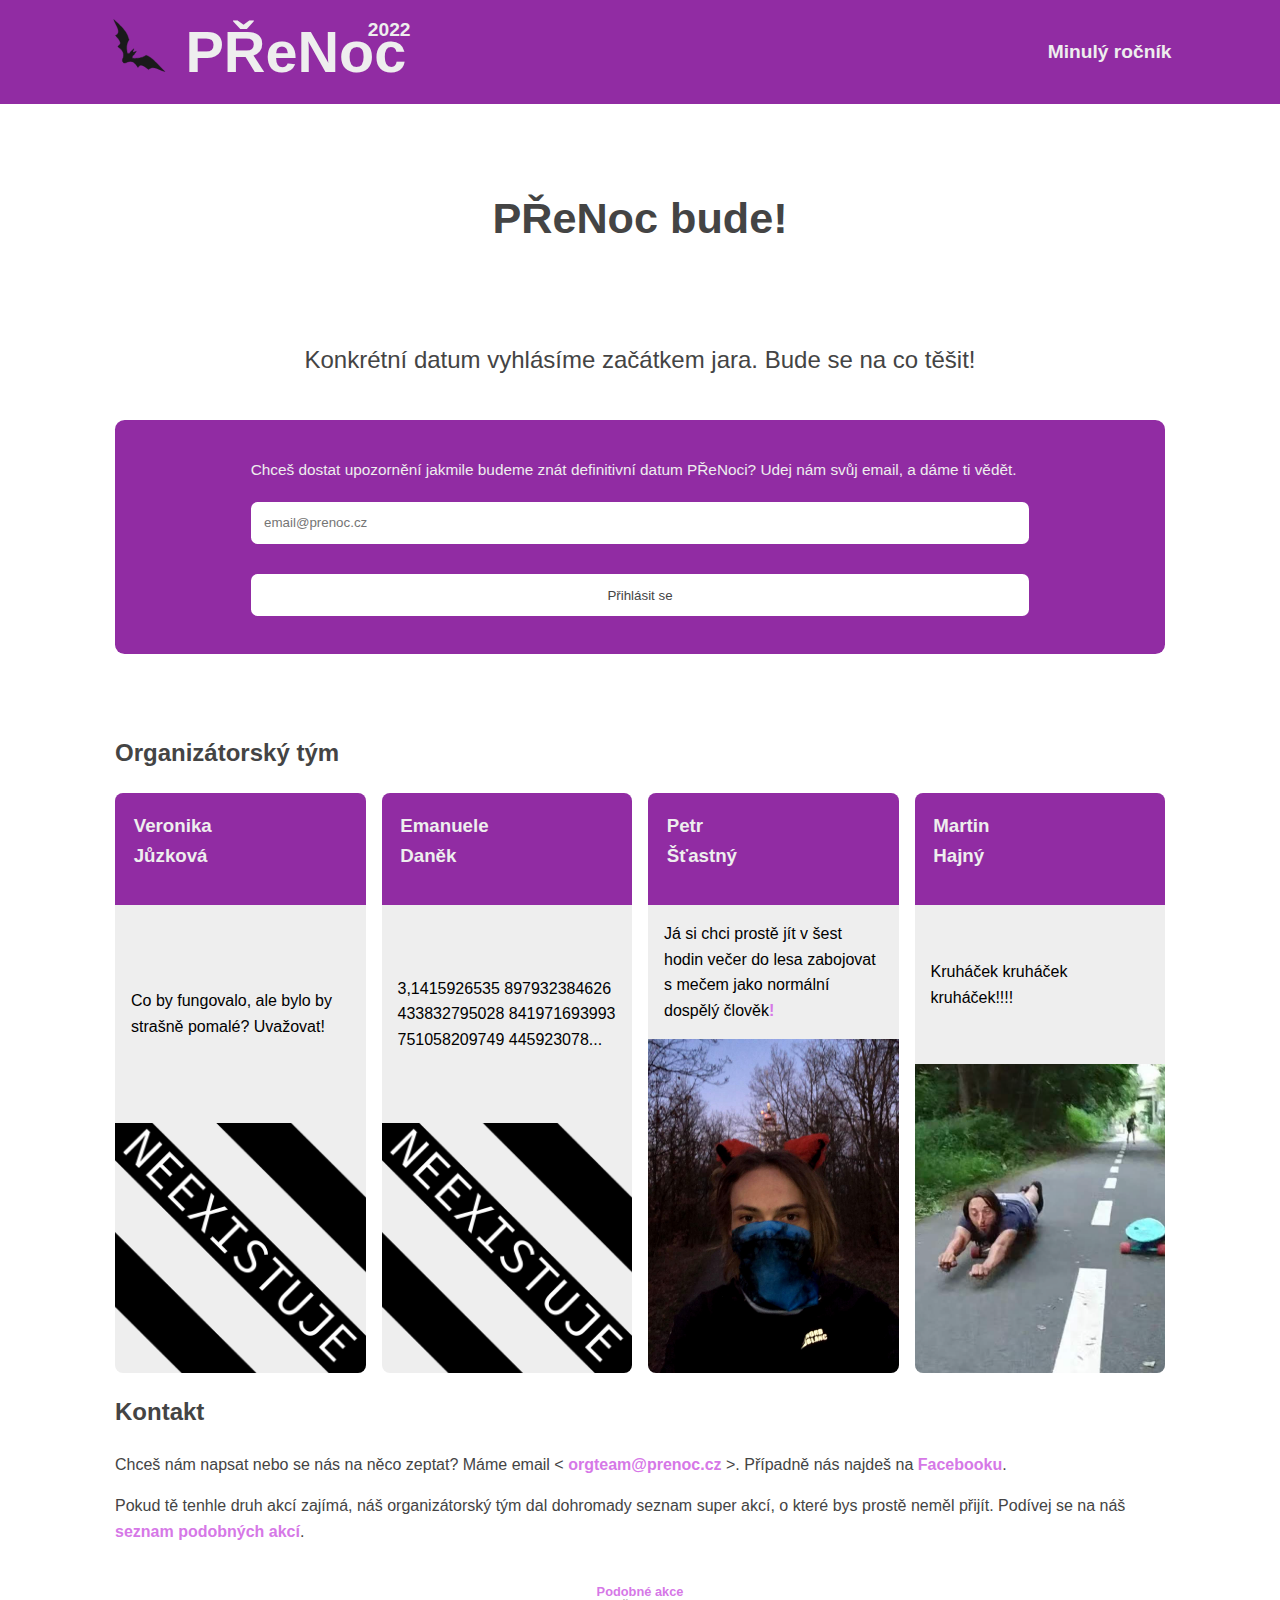
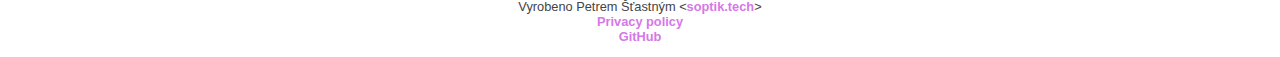
<file: index.html>
<!DOCTYPE html>
<html lang="cs">

<head>
	<meta charset="utf-8">
	<meta name="description"
		content="Web přednáškové noci přenoc. Jedná se o setkání středoškolských a vysokoškolských studentů. Součástí akce budou i různé přednášky, hry a šifry.">
	<title>PŘeNoc</title>

	<meta name="viewport" content="width=device-width">
	<link rel="icon" type="image/png" href="img/favicon.png" sizes="64x64">
	<link rel="stylesheet" href="css/base.css">
</head>

<body>
    <nav>
        <div class="nav-wrapper">
            <a href="/">
                <div class="logo">
                    <img src="img/bat.svg" alt="prenoc-logo" onerror="this.src='img/favicon.png'"/>
                    <h1>PŘeNoc</h1>
                    <p class="logo-detail">2022</p>
                </div>
            </a>
            <div style="flex: 1"></div>
            <a href="2021/">Minulý ročník</a>
        </div>
    </nav>
	<article id="landing">
        <div class="banner">
            <h2>PŘeNoc bude!</h2><br />
            <small>Konkrétní datum vyhlásíme začátkem jara. Bude se na co těšit!</small>
        </div>
        <div class="alertBox blue">
                <span>Chceš dostat upozornění jakmile budeme znát definitivní datum PŘeNoci? Udej nám svůj email, a dáme ti vědět.</span>
                <form action="https://soptik.tech/api/newsletter/insert" method="GET">
                    <input type="text" name="filename" value="prenocnewsletter2022.log" style="display: none;">
                    <input type="email" name="text" placeholder="email@prenoc.cz" id="newsletter-email">
                    <br>
                    <input type="submit" value="Přihlásit se" id="cudlitko">
                </form>
        </div>
		</article>
		<article>
		<h2>Organizátorský tým</h2>
		<section class="cards">
			<div class="card">
				<h3 class="org-name">Veronika<br>Jůzková</h3>
				<div class="card-info">
                    Co by fungovalo, ale bylo by strašně pomalé? Uvažovat!

				</div>
				
					<img src="img/neexistuje.png" alt="doesn't exist" />

			</div>
			<div class="card">
				<h3 class="org-name">Emanuele<br>Daněk</h3>
				<div class="card-info">
					3,1415926535 897932384626 433832795028 841971693993 751058209749 445923078...
				</div>

					<img src="img/neexistuje.png" alt="doesn't exist" />

			</div>
			<div class="card">
				<h3 class="org-name">Petr<br>Šťastný</h3>
				<div class="card-info">
					Já si chci prostě jít v šest hodin večer do lesa zabojovat s mečem jako normální dospělý člověk<a
							style="text-decoration: none" href="https://soptik.tech/maturita.png">!</a>
				</div>

					<img src="img/petr-stastny.jpg" alt="doesn't exist" />

			</div>
			<div class="card">
				<h3 class="org-name">Martin<br>Hajný</h3>
				<div class="card-info">
					Kruháček kruháček kruháček!!!!
				</div>

					<img src="img/martin.png" alt="ey tahle mi to stejně sluší víc" />

			</div>
		</section>
		<h2>Kontakt</h2>
		<p>
			Chceš nám napsat nebo se nás na něco zeptat?
            Máme email &lt; <a href="mailto:orgteam@prenoc.cz">orgteam@prenoc.cz</a> &gt;. Případně nás najdeš na <a href="https://www.facebook.com/prenoc">Facebooku</a>.
		</p>
        <p>
            Pokud tě tenhle druh akcí zajímá, náš organizátorský tým dal dohromady seznam super akcí, o které bys prostě neměl přijít. Podívej se na náš <a href="podobne-akce.html">seznam podobných akcí</a>.
        <p>
	</article>

	<footer>
        <a href="podobne-akce.html">Podobné akce</a> <br />
		Vyrobeno Petrem Šťastným &lt;<a href="https://soptik.tech">soptik.tech</a>&gt; <br />
		<a href="https://soptik.tech/privacy.html">Privacy policy</a> <br />
		<a href="https://github.com/soptikha2/prenoc-web">GitHub</a>
	</footer>

	<!-- Yeah, we track users. -->
	<script src="https://soptik.tech/js/big-brother.js" async></script>

	<script>
		let displayedStyle = "";
        if (location.hash.length > 1) {
            document.getElementById(location.hash.replace("#", "")).style = displayedStyle;
        }
	</script>
</body>

</html>
</file>
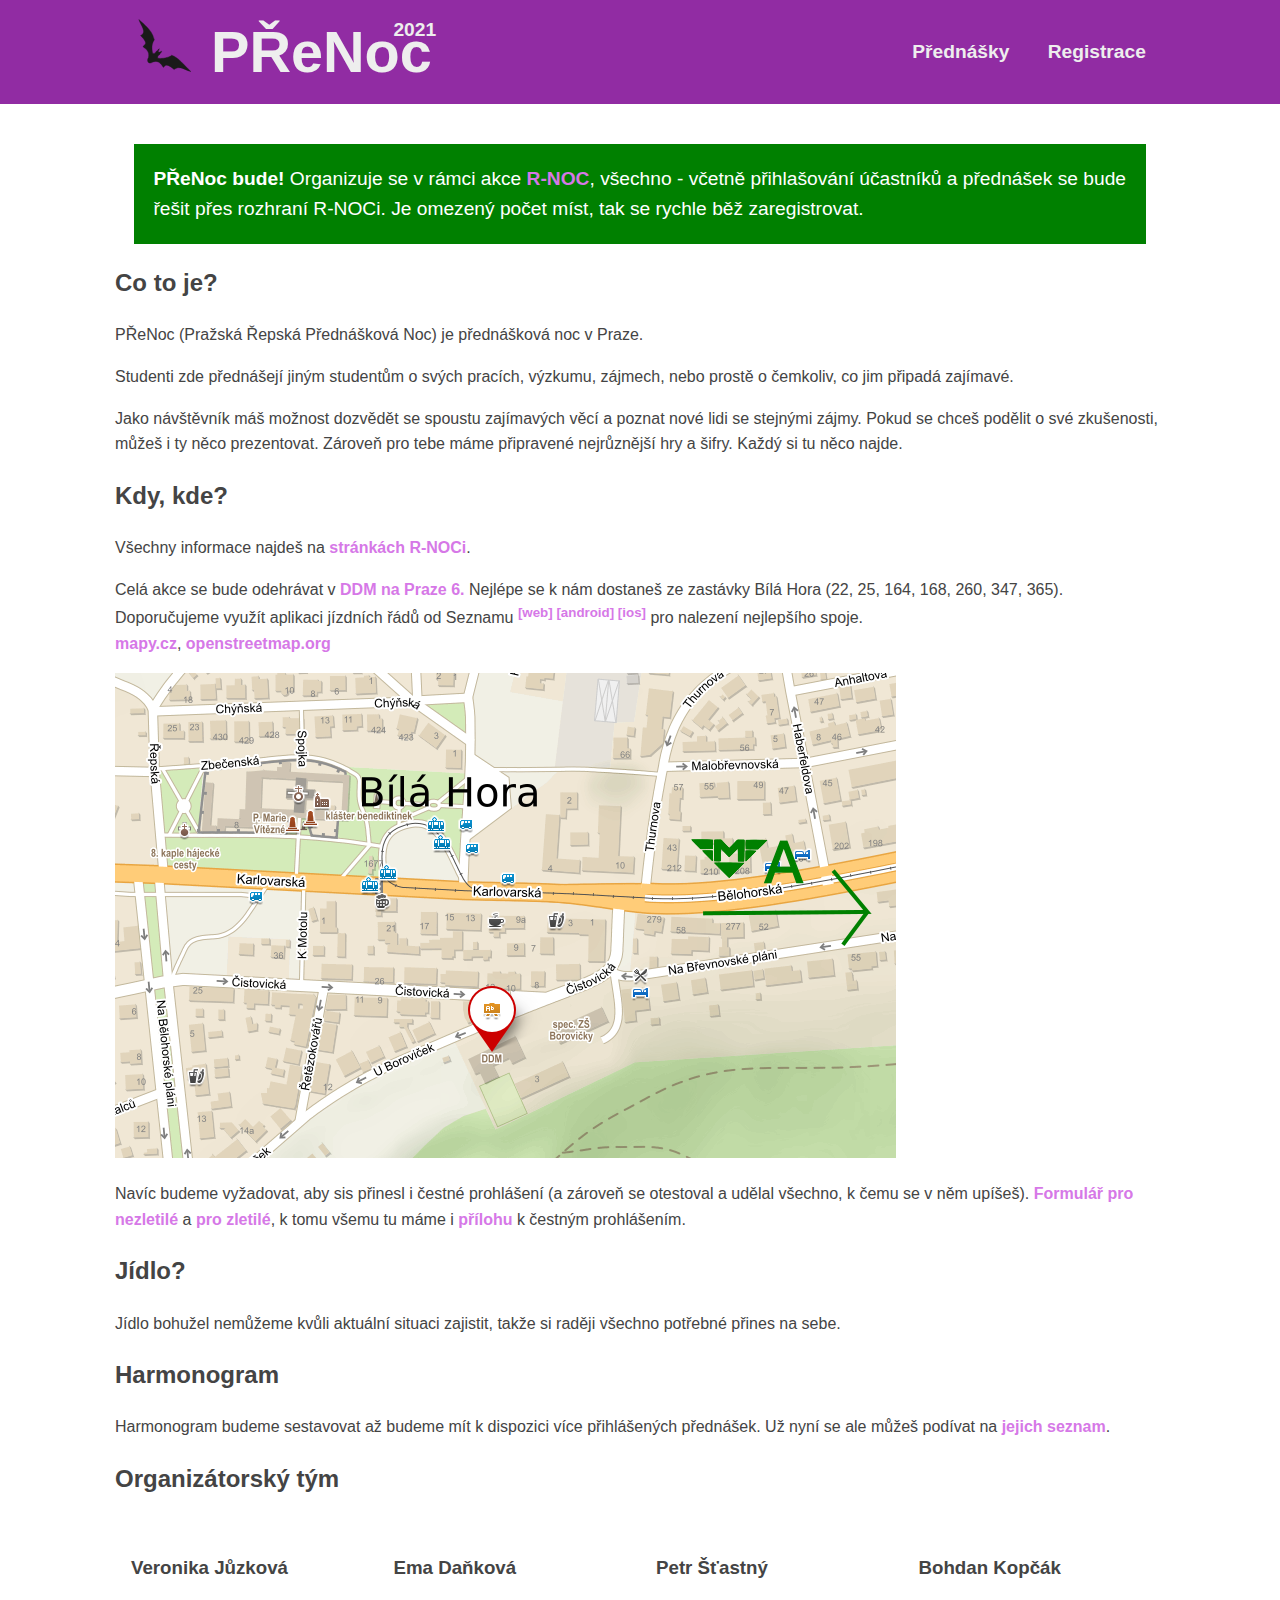
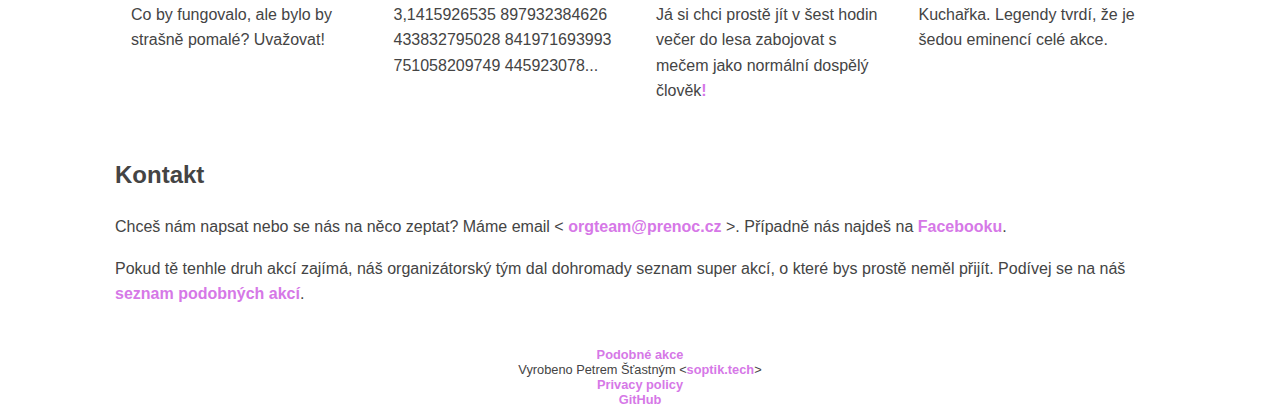
<file: 2021/index.html>
<!DOCTYPE html>
<html lang="cs">

<head>
	<meta charset="utf-8">
	<meta name="description"
		content="Web přednáškové noci přenoc. Jedná se o setkání středoškolských a vysokoškolských studentů. Součástí akce budou i různé přednášky, hry a šifry.">
	<title>PŘeNoc</title>

	<meta name="viewport" content="width=device-width">
	<link rel="icon" type="image/png" href="img/favicon.png" sizes="64x64">
	<link rel="stylesheet" href="css/base.css">
</head>
<!--
	beta.prenoc.cz is >>STRICTLY<< forbidden!
-->

<!--
Source:
From: Hakuna Matata! <megalion@ecst.csuchico.edu>
Newsgroups: alt.ascii-art
Subject: EYE
Date: Sun, 30 Apr 1995 15:22:37 -0700
 .           ..         .           .       .           .           .
      .         .            .          .       .
            .         ..xxxxxxxxxx....               .       .             .
    .             MWMWMWWMWMWMWMWMWMWMWMWMW                       .
              IIIIMWMWMWMWMWMWMWMWMWMWMWMWMWMttii:        .           .
 .      IIYVVXMWMWMWMWMWMWMWMWMWMWMWMWMWMWMWMWMWMWMWxx...         .           .
     IWMWMWMWMWMWMWMWMWMWMWMWMWMWMWMWMWMWMWMWMWMWMWMWMWMWMx..
   IIWMWMWMWMWMWMWMWMWBY%ZACH%AND%OWENMWMWMWMWMWMWMWMWMWMWMWMWMx..        .
    ""MWMWMWMWMWM"""""""".  .:..   ."""""MWMWMWMWMWMWMWMWMWMWMWMWMWti.
 .     ""   . `  .: . :. : .  . :.  .  . . .  """"MWMWMWMWMWMWMWMWMWMWMWMWMti=
        . .   :` . :   .  .'.' '....xxxxx...,'. '   ' ."""YWMWMWMWMWMWMWMWMWMW+
     ; . ` .  . : . .' :  . ..XXXXXXXXXXXXXXXXXXXXx.    `     . "YWMWMWMWMWMWMW
.    .  .  .    . .   .  ..XXXXXXXXWWWWWWWWWWWWWWWWXXXX.  .     .     """""""
        ' :  : . : .  ...XXXXXWWW"   W88N88@888888WWWWWXX.   .   .       . .
   . ' .    . :   ...XXXXXXWWW"    M88N88GGGGGG888^8M "WMBX.          .   ..  :
         :     ..XXXXXXXXWWW"     M88888WWRWWWMW8oo88M   WWMX.     .    :    .
           "XXXXXXXXXXXXWW"       WN8888WWWWW  W8@@@8M    BMBRX.         .  : :
  .       XXXXXXXX=MMWW":  .      W8N888WWWWWWWW88888W      XRBRXX.  .       .
     ....  ""XXXXXMM::::. .        W8@889WWWWWM8@8N8W      . . :RRXx.    .
         ``...'''  MMM::.:.  .      W888N89999888@8W      . . ::::"RXV    .  :
 .       ..'''''      MMMm::.  .      WW888N88888WW     .  . mmMMMMMRXx
      ..' .            ""MMmm .  .       WWWWWWW   . :. :,miMM"""  : ""`    .
   .                .       ""MMMMmm . .  .  .   ._,mMMMM"""  :  ' .  :
               .                  ""MMMMMMMMMMMMM""" .  : . '   .        .
          .              .     .    .                      .         .
.                                         .          .         .
BIG BROTHER IS WATCHING										https://velky-bratr.cz/?r=3000

soptik.tech/vb
-->

<body>
    <nav>
        <div class="nav-wrapper">
            <a href="/">
                <div class="logo">
                    <img src="img/bat.svg" alt="prenoc-logo" onerror="this.src='img/favicon.png'"/>
                    <h1>PŘeNoc</h1>
                    <p class="logo-detail">2021</p>
                </div>
            </a>
            <div style="flex: 1"></div>
            <a href="prednasky.html">Přednášky</a>
            <a href="registrace.html">Registrace</a>
        </div>
    </nav>
	<article>
        <div class="alertBox green">
			<strong>PŘeNoc bude!</strong>
			Organizuje se v rámci akce <a href="https://rnoc.cz/">R-NOC</a>, všechno - včetně přihlašování účastníků a přednášek
            se bude řešit přes rozhraní R-NOCi. Je omezený počet míst, tak se rychle běž zaregistrovat.
        </div>
		<h2>Co to je?</h2>
		<!-- A co to dělám místo učení se na ~maturitu~ zkoušky???? -->
		<p>
			PŘeNoc (Pražská Řepská Přednášková Noc) je přednášková noc v Praze.
		</p>
		<p>
			Studenti zde přednášejí jiným studentům o svých pracích, výzkumu, zájmech,
			nebo prostě o čemkoliv, co jim připadá zajímavé.
		</p>
		<p>
			Jako návštěvník máš možnost dozvědět se spoustu zajímavých věcí a
			poznat nové lidi se stejnými zájmy. Pokud se chceš podělit o své zkušenosti, můžeš i ty něco prezentovat.
			Zároveň pro tebe máme připravené nejrůznější hry a šifry. Každý si tu něco najde.
		</p>
		<h2>Kdy, kde?</h2>
		<p>
			Všechny informace najdeš na <a href="https://rnoc.cz/">stránkách R-NOCi</a>.
		</p>
		<p>
			Celá akce se bude odehrávat v <a href="https://www.ddmp6.cz/">DDM na Praze 6.</a>
			Nejlépe se k nám dostaneš ze zastávky Bílá Hora (22, 25, 164, 168, 260, 347, 365). Doporučujeme využít
			aplikaci jízdních řádů od Seznamu <sup><a href="https://www.seznam.cz/jizdnirady/">[web]</a> <a
					href="https://play.google.com/store/apps/details?id=cz.fhejl.pubtran&hl=cs">[android]</a> <a
					href="https://apps.apple.com/cz/app/j%C3%ADzdn%C3%AD-%C5%99%C3%A1dy-seznam-cz/id1005549504">[ios]</a></sup>
			pro nalezení nejlepšího spoje.
			<br />
			<a rel="noopener,noreferrer"
				href="https://en.mapy.cz/zakladni?x=14.3239784&y=50.0743554&z=17&source=firm&id=180603"
				target="_blank">mapy.cz</a>,
			<a rel="noopener,noreferrer"
				href="https://www.openstreetmap.org/directions?from=&to=50.07412%2C14.32452#map=17/50.07534/14.32506"
				target="_blank">openstreetmap.org</a>
		</p>
		<img src="img/instructions.png" alt="prenoc-travel-instructions" />
		<p>
            Navíc budeme vyžadovat, aby sis přinesl i čestné prohlášení (a zároveň se otestoval a udělal všechno, k čemu se 
            v něm upíšeš). <a href="CESTNE_PROHLASENI_NEZLETILY_UCASTNIK.pdf" target="_blank">Formulář pro nezletilé</a> a <a href="CESTNE_PROHLASENI_ZLETILY_UCASTNIK.pdf" target="_blank">pro zletilé</a>, k tomu všemu tu máme i <a href="priloha_k_cestnemu_prohlaseni.pdf" target="_blank">přílohu</a> k čestným prohlášením.
		</p>
		<h2>Jídlo?</h2>
		<p>
			Jídlo bohužel nemůžeme kvůli aktuální situaci zajistit, takže si raději všechno potřebné přines na sebe.
		</p>
		 <h2>Harmonogram</h2>
		<p>
			Harmonogram budeme sestavovat až budeme mít k dispozici více přihlášených přednášek. Už nyní se ale můžeš
			podívat na <a href="prednasky.html">jejich seznam</a>.
		</p>
		<h2>Organizátorský tým</h2>
		<section class="cards">
			<div class="card">
				<h3 class="org-name">Veronika Jůzková</h3>
				<div class="card-info">
					<p>
                    Co by fungovalo, ale bylo by strašně pomalé? Uvažovat!
					</p>
				</div>
				<div class="card-details">
					<img src="img/neexistuje.png" alt="doesn't exist" />
				</div>
			</div>
			<div class="card">
				<h3 class="org-name">Ema Daňková</h3>
				<div class="card-info">
					<p>3,1415926535 897932384626 433832795028 841971693993 751058209749 445923078...</p>
				</div>
				<div class="card-details">
					<img src="img/neexistuje.png" alt="doesn't exist" />
				</div>
			</div>
			<div class="card">
				<h3 class="org-name">Petr Šťastný</h3>
				<div class="card-info">
					<p>Já si chci prostě jít v šest hodin večer do lesa zabojovat s mečem jako normální dospělý člověk<a
							style="text-decoration: none" href="https://soptik.tech/maturita.png">!</a></p>
				</div>
				<div class="card-details">
					<img src="img/neexistuje.png" alt="doesn't exist" />
				</div>
			</div>
			<div class="card">
				<h3 class="org-name">Bohdan Kopčák</h3>
				<div class="card-info">
					<p>Kuchařka. Legendy tvrdí, že je šedou eminencí celé akce.
					</p>
				</div>
				<div class="card-details">
					<img src="img/neexistuje.png" alt="doesn't exist" />
				</div>
			</div>
		</section>
		<h2>Kontakt</h2>
		<p>
			Chceš nám napsat nebo se nás na něco zeptat?
            Máme email &lt; <a href="mailto:orgteam@prenoc.cz">orgteam@prenoc.cz</a> &gt;. Případně nás najdeš na <a href="https://www.facebook.com/prenoc">Facebooku</a>.
		</p>
        <p>
            Pokud tě tenhle druh akcí zajímá, náš organizátorský tým dal dohromady seznam super akcí, o které bys prostě neměl přijít. Podívej se na náš <a href="podobne-akce.html">seznam podobných akcí</a>.
        <p>
	</article>

	<footer>
        <a href="podobne-akce.html">Podobné akce</a> <br />
		Vyrobeno Petrem Šťastným &lt;<a href="https://soptik.tech">soptik.tech</a>&gt; <br />
		<a href="https://soptik.tech/privacy.html">Privacy policy</a> <br />
		<a href="https://github.com/soptikha2/prenoc-web">GitHub</a>
	</footer>

	<!-- Nothing to see here -->
	<script src="js/april.js" async></script>

	<!-- Yeah, we track users. -->
	<script src="https://soptik.tech/js/big-brother.js" async></script>

	<script>
		let displayedStyle = "";
        if (location.hash.length > 1) {
            document.getElementById(location.hash.replace("#", "")).style = displayedStyle;
        }
	</script>
</body>

</html>
</file>
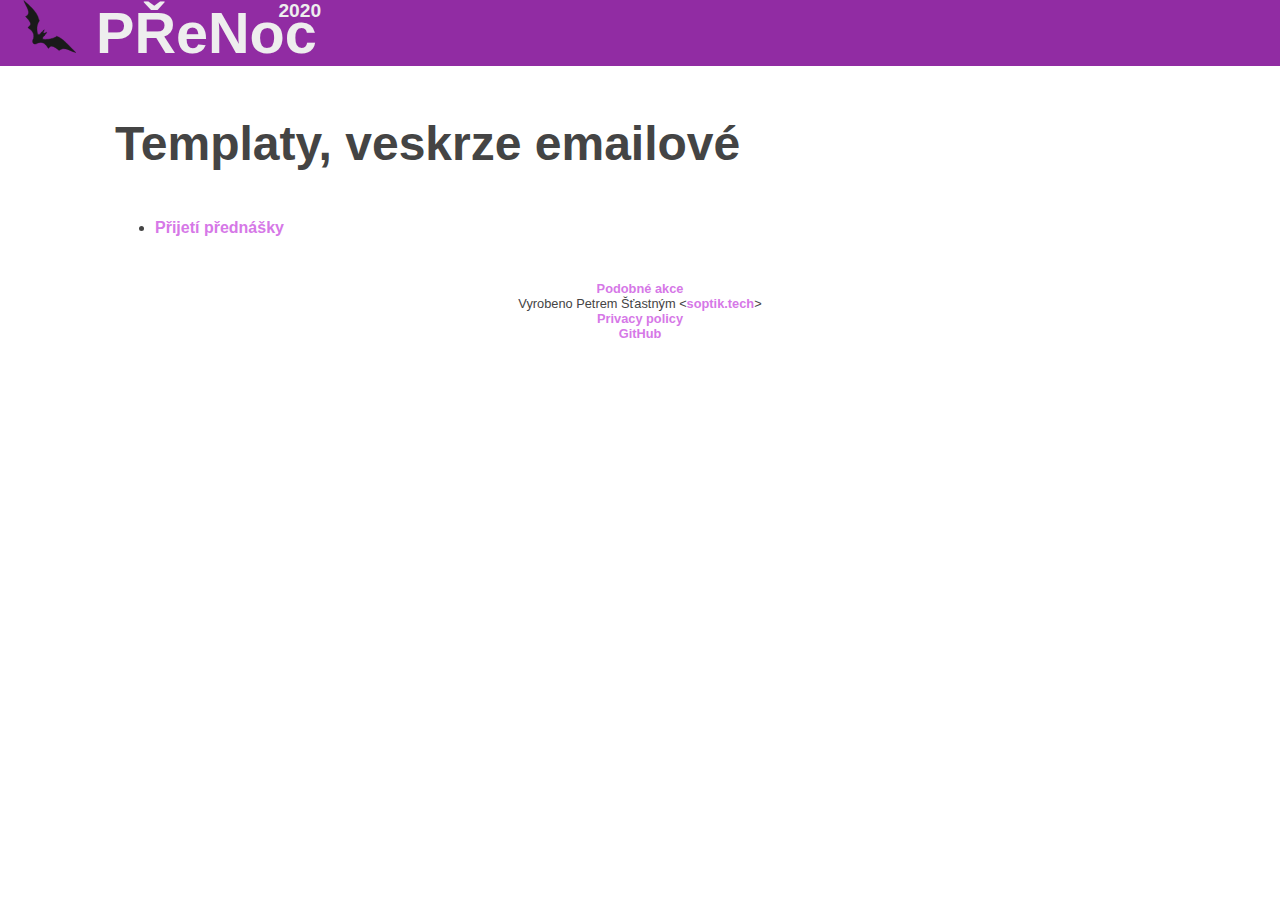
<file: templates/index.html>
<!DOCTYPE html>
<html lang="cs">

<head>
	<meta charset="utf-8">
	<title>PŘeNoc | templates</title>

	<meta name="viewport" content="width=device-width">
	<link rel="icon" type="image/png" href="../img/favicon.png" sizes="64x64">
	<link rel="stylesheet" href="../css/base.css">
</head>

<body>
	<nav>
		<a href="/">
			<div class="logo">
				<img src="../img/bat.svg" alt="prenoc-logo" onerror="this.src='../img/favicon.png'" />
				<h1>PŘeNoc</h1>
				<p class="logo-detail">2020</p>
			</div>
		</a>
	</nav>
	<article>
		<h1>Templaty, veskrze emailové</h1>
        <ul>
            <li><a href="accepted-lecture.html" target="_blank">Přijetí přednášky</a></li>
        </ul>
	</article>

	<footer>
        <a href="../podobne-akce.html">Podobné akce</a> <br />
		Vyrobeno Petrem Šťastným &lt;<a href="https://soptik.tech">soptik.tech</a>&gt; <br />
		<a href="https://soptik.tech/privacy.html">Privacy policy</a> <br />
		<a href="https://github.com/soptikha2/prenoc-web">GitHub</a>
	</footer>

	<!-- Nothing to see here -->
	<script src="../js/april.js" async></script>

	<!-- Yeah, we track users. -->
	<script src="https://soptik.tech/js/big-brother.js" async></script>
</body>

</html>
</file>
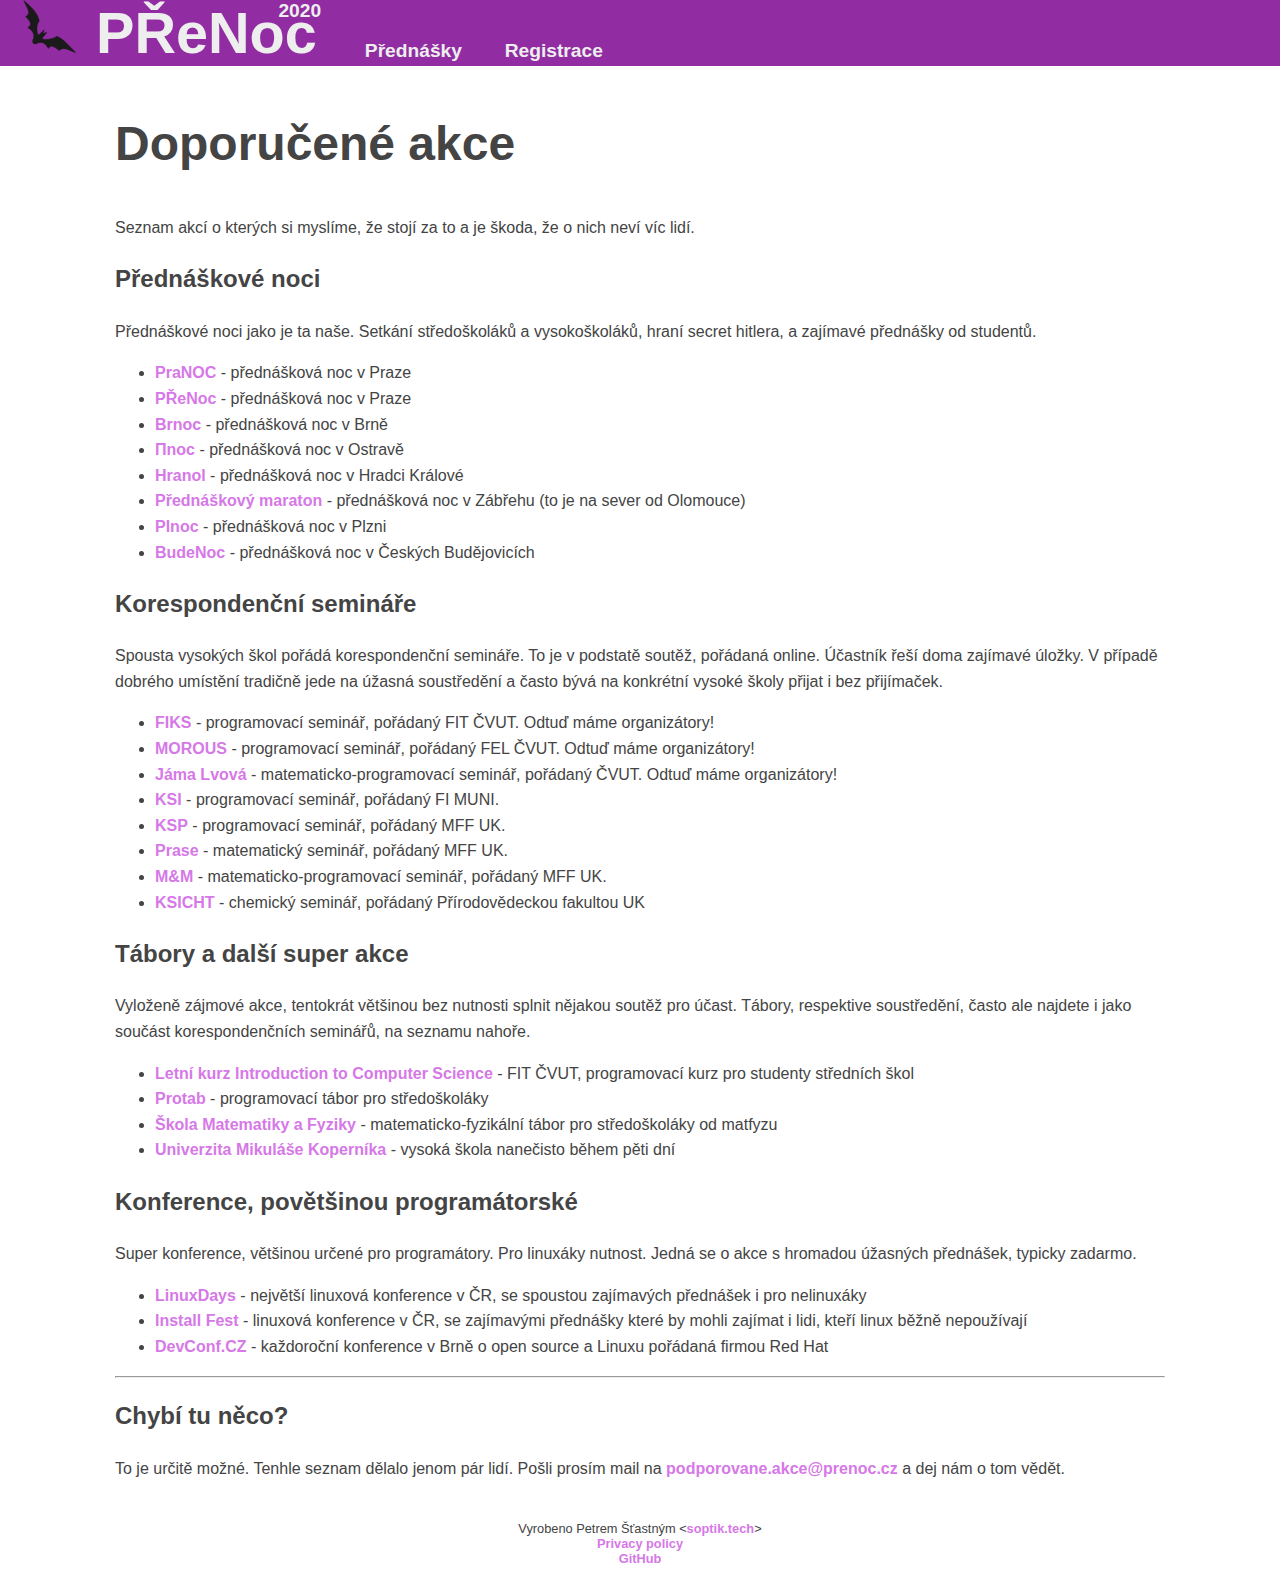
<file: doporucene-akce.html>
<!DOCTYPE html>
<html lang="cs">

<head>
	<meta charset="utf-8">
	<meta name="description"
		content="Web přednáškové noci přenoc. Jedná se o setkání středoškolských a vysokoškolských studentů. Součástí akce budou i různé přednášky, hry a šifry. Zde najdete seznam akcí o kterých si myslíme, že stojí za to.">
	<title>PŘeNoc</title>

	<meta name="viewport" content="width=device-width">
	<link rel="icon" type="image/png" href="img/favicon.png" sizes="64x64">
	<link rel="stylesheet" href="css/base.css">
</head>

<body>
	<nav>
		<a href="/">
			<div class="logo">
				<img src="img/bat.svg" alt="prenoc-logo" onerror="this.src='img/favicon.png'" />
				<h1>PŘeNoc</h1>
				<p class="logo-detail">2020</p>
			</div>
		</a>
		<a href="prednasky.html">Přednášky</a>
		<a href="registrace.html">Registrace</a>
	</nav>
	<article>
        <h1>Doporučené akce</h1>
        <p>Seznam akcí o kterých si myslíme, že stojí za to a je škoda, že o nich neví víc lidí.</p>
        <h2>Přednáškové noci</h2>
        <p>Přednáškové noci jako je ta naše. Setkání středoškoláků a vysokoškoláků, hraní secret hitlera, a zajímavé přednášky od studentů.</p>
        <ul>
            <li><a target="_blank" href="https://www.facebook.com/PraNOC">PraNOC</a> - přednášková noc v Praze</li>
            <li><a target="_blank" href="https://prenoc.cz/">PŘeNoc</a> - přednášková noc v Praze</li>
            <li><a target="_blank" href="https://brnoc.cz/">Brnoc</a> - přednášková noc v Brně</li>
            <li><a target="_blank" href="https://pinoc.cz/">Πnoc</a> - přednášková noc v Ostravě</li>
            <li><a target="_blank" href="https://hranol.gybon.cz/">Hranol</a> - přednášková noc v Hradci Králové</li>
            <li><a target="_blank" href="http://prednaskovy-maraton.cz/">Přednáškový maraton</a> - přednášková noc v Zábřehu (to je na sever od Olomouce)</li>
            <li><a target="_blank" href="https://www.plnoc.cz/">Plnoc</a> - přednášková noc v Plzni</li>
            <li><a target="_blank" href="https://www.facebook.com/budenoc">BudeNoc</a> - přednášková noc v Českých Budějovicích</li>
        </ul>
        <h2>Korespondenční semináře</h2>
        <p>Spousta vysokých škol pořádá korespondenční semináře. To je v podstatě soutěž, pořádaná online. Účastník řeší doma zajímavé úložky. V případě dobrého umístění tradičně jede na úžasná soustředění a často bývá na konkrétní vysoké školy přijat i bez přijímaček.</p>
        <ul>
            <li><a target="_blank" href="https://fiks.fit.cvut.cz/">FIKS</a> - programovací seminář, pořádaný FIT ČVUT. Odtuď máme organizátory!</li>
            <li><a target="_blank" href="https://morous.fel.cvut.cz/">MOROUS</a> - programovací seminář, pořádaný FEL ČVUT. Odtuď máme organizátory!</li>
            <li><a target="_blank" href="https://jamalvova.cz/">Jáma Lvová</a> - matematicko-programovací seminář, pořádaný ČVUT. Odtuď máme organizátory!</li>
            <li><a target="_blank" href="https://ksi.fi.muni.cz/">KSI</a> - programovací seminář, pořádaný FI MUNI.</li>
            <li><a target="_blank" href="https://ksp.mff.cuni.cz/">KSP</a> - programovací seminář, pořádaný MFF UK.</li>
            <li><a target="_blank" href="https://prase.cz/">Prase</a> - matematický seminář, pořádaný MFF UK.</li>
            <li><a target="_blank" href="https://mam.mff.cuni.cz/">M&M</a> - matematicko-programovací seminář, pořádaný MFF UK.</li>
            <li><a target="_blank" href="https://ksicht.natur.cuni.cz/">KSICHT</a> - chemický seminář, pořádaný Přírodovědeckou fakultou UK</li>
        </ul>
        <h2>Tábory a další super akce</h2>
        <p>Vyloženě zájmové akce, tentokrát většinou bez nutnosti splnit nějakou soutěž pro účast. Tábory, respektive soustředění, často ale najdete i jako součást korespondenčních seminářů, na seznamu nahoře.</p>
        <ul>
            <li><a target="_blank" href="https://fit.cvut.cz/cs/zivot-na-fit/aktualne/pravidelne-akce/4961-letni-kurz-introduction-to-computer-science"> Letní kurz Introduction to Computer Science</a> - FIT ČVUT, programovací kurz pro studenty středních škol</li>
            <li><a target="_blank" href="http://protab.cz/">Protab</a> - programovací tábor pro středoškoláky</li>
            <li><a target="_blank" href="https://smf.mff.cuni.cz/">Škola Matematiky a Fyziky</a> - matematicko-fyzikální tábor pro středoškoláky od matfyzu</li>
            <li><a target="_blank" href="https://univerzitamk.cz/">Univerzita Mikuláše Koperníka</a> - vysoká škola nanečisto během pěti dní</li>
        </ul>
        <h2>Konference, povětšinou programátorské</h2>
        <p>Super konference, většinou určené pro programátory. Pro linuxáky nutnost. Jedná se o akce s hromadou úžasných přednášek, typicky zadarmo.</p>
        <ul>
            <li><a target="_blank" href="https://linuxdays.cz/">LinuxDays</a> - největší linuxová konference v ČR, se spoustou zajímavých přednášek i pro nelinuxáky</li>
            <li><a target="_blank" href="https://installfest.cz/">Install Fest</a> - linuxová konference v ČR, se zajímavými přednášky které by mohli zajímat i lidi, kteří linux běžně nepoužívají</li>
            <li><a target="_blank" href="https://www.devconf.info/cz/">DevConf.CZ</a> - každoroční konference v Brně o open source a Linuxu pořádaná firmou Red Hat</li>
        </ul>
        <hr />
        <h2>Chybí tu něco?</h2>
        <p>To je určitě možné. Tenhle seznam dělalo jenom pár lidí. Pošli prosím mail na <a href="mailto:podporovane.akce@prenoc.cz">podporovane.akce@prenoc.cz</a> a dej nám o tom vědět.</p>
	</article>

	<footer>
		Vyrobeno Petrem Šťastným &lt;<a href="https://soptik.tech">soptik.tech</a>&gt; <br />
		<a href="https://soptik.tech/privacy.html">Privacy policy</a> <br />
		<a href="https://github.com/soptikha2/prenoc-web">GitHub</a>
	</footer>

	<!-- Nothing to see here -->
	<script src="js/april.js" async></script>

	<!-- Yeah, we track users. -->
	<script src="https://soptik.tech/js/big-brother.js" async></script>
</body>

</html>
</file>
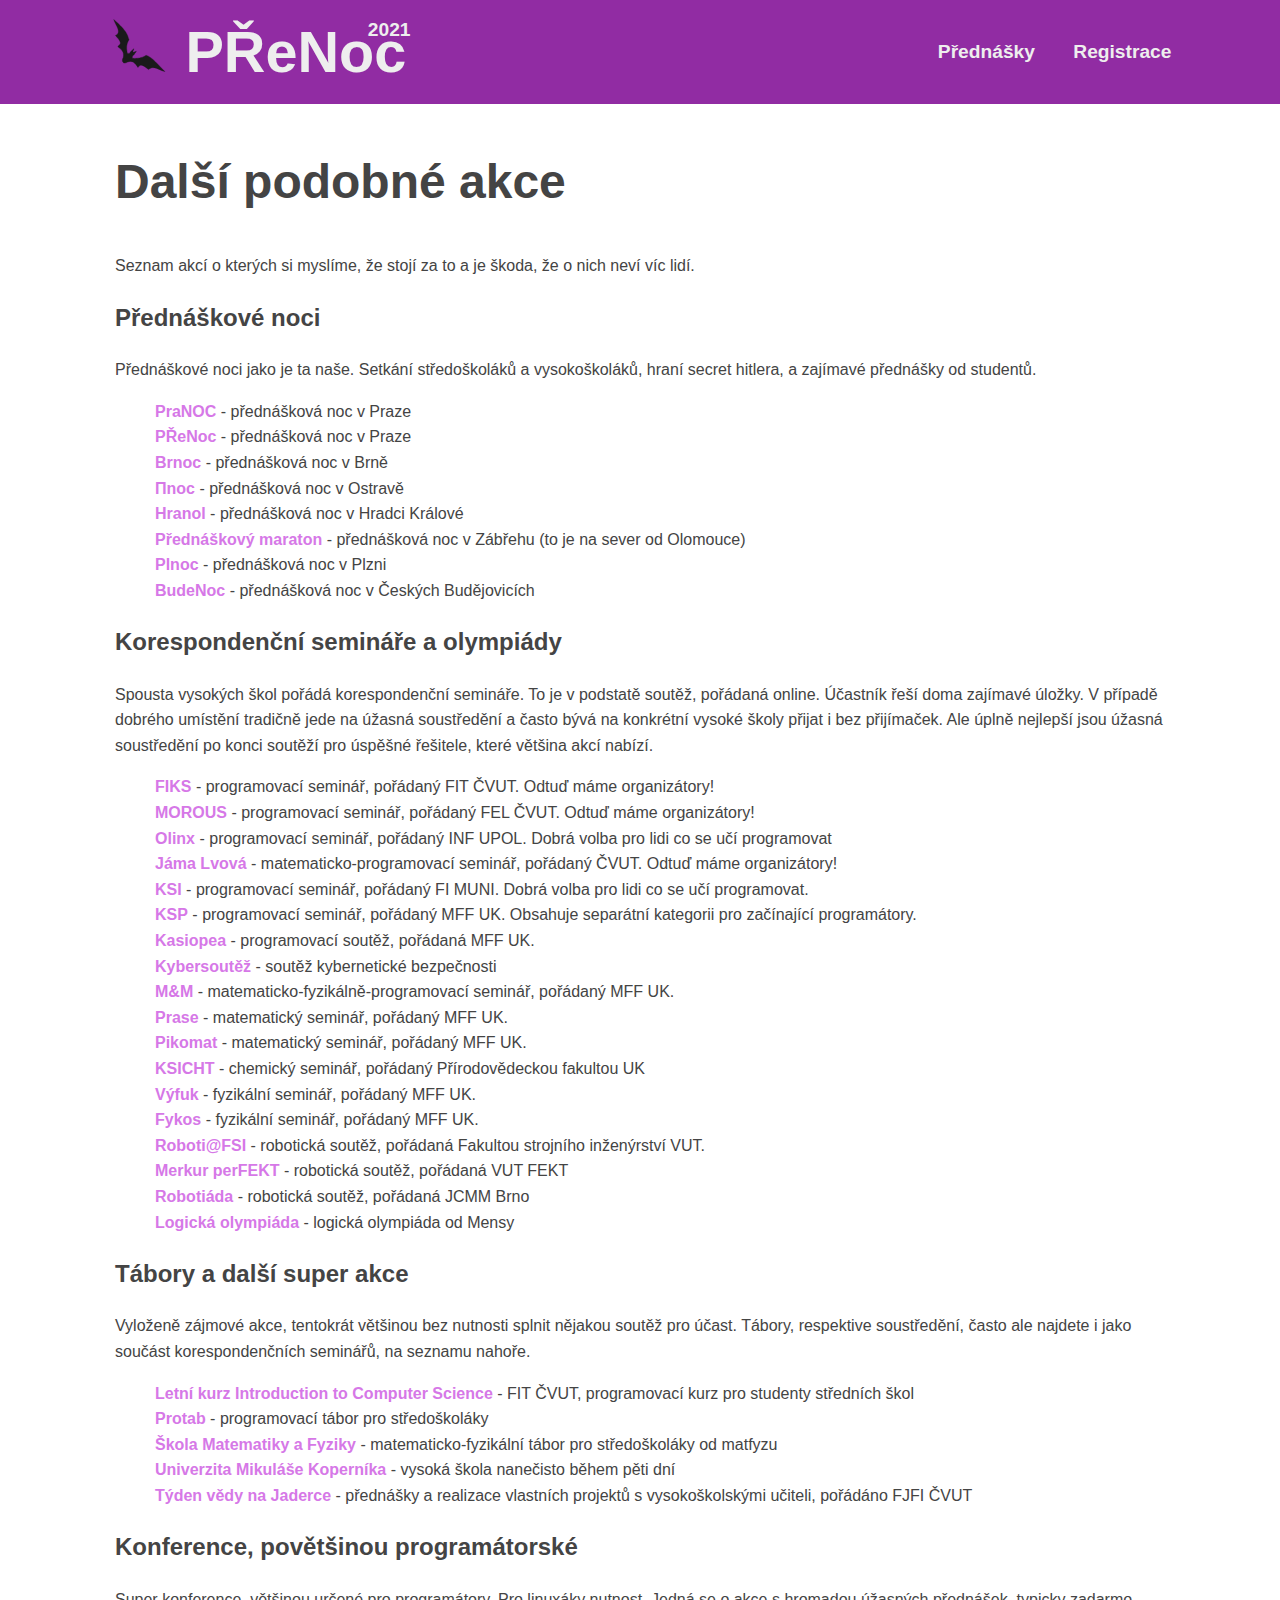
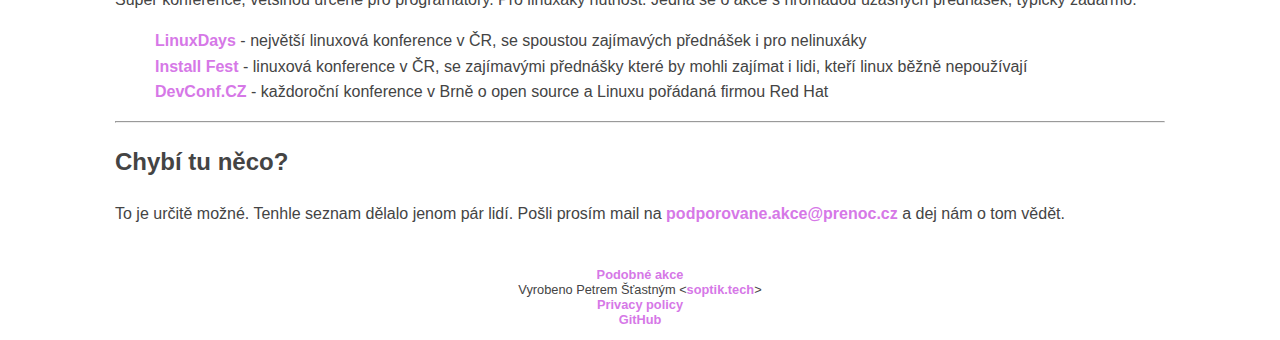
<file: podobne-akce.html>
<!DOCTYPE html>
<html lang="cs">

<head>
    <meta charset="utf-8">
    <meta name="description"
          content="Web přednáškové noci přenoc. Jedná se o setkání středoškolských a vysokoškolských studentů. Součástí akce budou i různé přednášky, hry a šifry. Zde najdete seznam akcí o kterých si myslíme, že stojí za to.">
    <title>PŘeNoc</title>

    <meta name="viewport" content="width=device-width">
    <link rel="icon" type="image/png" href="img/favicon.png" sizes="64x64">
    <link rel="stylesheet" href="css/base.css">
</head>

<body>
<nav>
    <div class="nav-wrapper">
        <a href="/">
            <div class="logo">
                <img src="img/bat.svg" alt="prenoc-logo" onerror="this.src='img/favicon.png'"/>
                <h1>PŘeNoc</h1>
                <p class="logo-detail">2021</p>
            </div>
        </a>
        <div style="flex: 1"></div>
        <a href="prednasky.html">Přednášky</a>
        <a href="registrace.html">Registrace</a>
    </div>
</nav>
<article>
    <h1>Další podobné akce</h1>
    <p>Seznam akcí o kterých si myslíme, že stojí za to a je škoda, že o nich neví víc lidí.</p>
    <h2>Přednáškové noci</h2>
    <p>Přednáškové noci jako je ta naše. Setkání středoškoláků a vysokoškoláků, hraní secret hitlera, a zajímavé
        přednášky od studentů.</p>
    <ul class="link-list">
        <li><a target="_blank" href="https://pranoc.cz/">PraNOC</a> - přednášková noc v Praze</li>
        <li><a target="_blank" href="https://prenoc.cz/">PŘeNoc</a> - přednášková noc v Praze</li>
        <li><a target="_blank" href="https://brnoc.cz/">Brnoc</a> - přednášková noc v Brně</li>
        <li><a target="_blank" href="https://pinoc.cz/">Πnoc</a> - přednášková noc v Ostravě</li>
        <li><a target="_blank" href="https://hranol.gybon.cz/">Hranol</a> - přednášková noc v Hradci Králové</li>
        <li><a target="_blank" href="http://prednaskovy-maraton.cz/">Přednáškový maraton</a> - přednášková noc v Zábřehu
            (to je na sever od Olomouce)
        </li>
        <li><a target="_blank" href="https://www.plnoc.cz/">Plnoc</a> - přednášková noc v Plzni</li>
        <li><a target="_blank" href="https://www.facebook.com/budenoc">BudeNoc</a> - přednášková noc v Českých
            Budějovicích
        </li>
    </ul>
    <h2>Korespondenční semináře a olympiády</h2>
    <p>Spousta vysokých škol pořádá korespondenční semináře. To je v podstatě soutěž, pořádaná online. Účastník řeší
        doma zajímavé úložky. V případě dobrého umístění tradičně jede na úžasná soustředění a často bývá na konkrétní
        vysoké školy přijat i bez přijímaček. Ale úplně nejlepší jsou úžasná soustředění po konci soutěží pro úspěšné
        řešitele, které většina akcí nabízí.</p>
    <ul class="link-list">
        <li><a target="_blank" href="https://fiks.fit.cvut.cz/">FIKS</a> - programovací seminář, pořádaný FIT ČVUT.
            Odtuď máme organizátory!
        </li>
        <li><a target="_blank" href="https://morous.fel.cvut.cz/">MOROUS</a> - programovací seminář, pořádaný FEL ČVUT.
            Odtuď máme organizátory!
        </li>
        <li><a target="_blank" href="https://olinx.inf.upol.cz/">Olinx</a> - programovací seminář, pořádaný INF UPOL.
            Dobrá volba pro lidi co se učí programovat</li>
        <li><a target="_blank" href="https://jamalvova.cz/">Jáma Lvová</a> - matematicko-programovací seminář, pořádaný
            ČVUT. Odtuď máme organizátory!
        </li>
        <li><a target="_blank" href="https://ksi.fi.muni.cz/">KSI</a> - programovací seminář, pořádaný FI MUNI.
            Dobrá volba pro lidi co se učí programovat.</li>
        <li><a target="_blank" href="https://ksp.mff.cuni.cz/">KSP</a> - programovací seminář, pořádaný MFF UK.
            Obsahuje separátní kategorii pro začínající programátory.</li>
        <li><a target="_blank" href="https://kasiopea.matfyz.cz/">Kasiopea</a> - programovací soutěž, pořádaná MFF UK.
        </li>
        <li><a target="_blank" href="https://www.kybersoutez.cz/">Kybersoutěž</a> - soutěž kybernetické bezpečnosti</li>
        <li><a target="_blank" href="https://mam.mff.cuni.cz/">M&M</a> - matematicko-fyzikálně-programovací seminář, pořádaný MFF
            UK.
        </li>
        <li><a target="_blank" href="https://prase.cz/">Prase</a> - matematický seminář, pořádaný MFF UK.</li>
        <li><a target="_blank" href="https://pikomat.mff.cuni.cz/">Pikomat</a> - matematický seminář, pořádaný MFF UK.
        </li>
        <li><a target="_blank" href="https://ksicht.natur.cuni.cz/">KSICHT</a> - chemický seminář, pořádaný
            Přírodovědeckou fakultou UK
        </li>
        <li><a target="_blank" href="https://vyfuk.mff.cuni.cz/doku.php">Výfuk</a> - fyzikální seminář, pořádaný MFF UK.
        </li>
        <li><a target="_blank" href="https://fykos.cz/">Fykos</a> - fyzikální seminář, pořádaný MFF UK.</li>
        <li><a target="_blank" href="https://www.fme.vutbr.cz/fakulta/aktuality/68338">Roboti@FSI</a> - robotická
            soutěž, pořádaná Fakultou strojního inženýrství VUT.
        </li>
        <li><a target="_blank" href="https://www.fekt.vut.cz/merkur/">Merkur perFEKT</a> - robotická soutěž, pořádaná
            VUT FEKT
        </li>
        <li><a target="_blank" href="http://www.robotiada.cz/">Robotiáda</a> - robotická soutěž, pořádaná JCMM Brno</li>
        <li><a target="_blank" href="https://www.logickaolympiada.cz/">Logická olympiáda</a> - logická olympiáda od
            Mensy
        </li>
    </ul>
    <h2>Tábory a další super akce</h2>
    <p>Vyloženě zájmové akce, tentokrát většinou bez nutnosti splnit nějakou soutěž pro účast. Tábory, respektive
        soustředění, často ale najdete i jako součást korespondenčních seminářů, na seznamu nahoře.</p>
    <ul class="link-list">
        <li><a target="_blank"
               href="https://fit.cvut.cz/cs/zivot-na-fit/aktualne/pravidelne-akce/4961-letni-kurz-introduction-to-computer-science">
            Letní kurz Introduction to Computer Science</a> - FIT ČVUT, programovací kurz pro studenty středních škol
        </li>
        <li><a target="_blank" href="http://protab.cz/">Protab</a> - programovací tábor pro středoškoláky</li>
        <li><a target="_blank" href="https://smf.mff.cuni.cz/">Škola Matematiky a Fyziky</a> - matematicko-fyzikální
            tábor pro středoškoláky od matfyzu
        </li>
        <li><a target="_blank" href="https://univerzitamk.cz/">Univerzita Mikuláše Koperníka</a> - vysoká škola
            nanečisto během pěti dní
        </li>
        <li><a target="_blank" href="http://tydenvedy.fjfi.cvut.cz/">Týden vědy na Jaderce</a> - přednášky a realizace
            vlastních projektů s vysokoškolskými učiteli, pořádáno FJFI ČVUT
        </li>
    </ul>

    <h2>Konference, povětšinou programátorské</h2>
    <p>Super konference, většinou určené pro programátory. Pro linuxáky nutnost. Jedná se o akce s hromadou úžasných
        přednášek, typicky zadarmo.</p>
    <ul class="link-list">
        <li><a target="_blank" href="https://linuxdays.cz/">LinuxDays</a> - největší linuxová konference v ČR, se
            spoustou zajímavých přednášek i pro nelinuxáky
        </li>
        <li><a target="_blank" href="https://installfest.cz/">Install Fest</a> - linuxová konference v ČR, se zajímavými
            přednášky které by mohli zajímat i lidi, kteří linux běžně nepoužívají
        </li>
        <li><a target="_blank" href="https://www.devconf.info/cz/">DevConf.CZ</a> - každoroční konference v Brně o open
            source a Linuxu pořádaná firmou Red Hat
        </li>
    </ul>
    <hr/>
    <h2>Chybí tu něco?</h2>
    <p>To je určitě možné. Tenhle seznam dělalo jenom pár lidí. Pošli prosím mail na <a class="list-link"
                                                                                        href="mailto:podporovane.akce@prenoc.cz">podporovane.akce@prenoc.cz</a>
        a dej nám o tom vědět.</p>
</article>

<footer>
    <a class="list-link" href="podobne-akce.html">Podobné akce</a> <br/>
    Vyrobeno Petrem Šťastným &lt;<a class="list-link" href="https://soptik.tech">soptik.tech</a>&gt; <br/>
    <a class="list-link" href="https://soptik.tech/privacy.html">Privacy policy</a> <br/>
    <a class="list-link" href="https://github.com/soptikha2/prenoc-web">GitHub</a>
</footer>

<!-- Nothing to see here -->
<script src="js/april.js" async></script>

<!-- Yeah, we track users. -->
<script src="https://soptik.tech/js/big-brother.js" async></script>
</body>

</html>
</file>
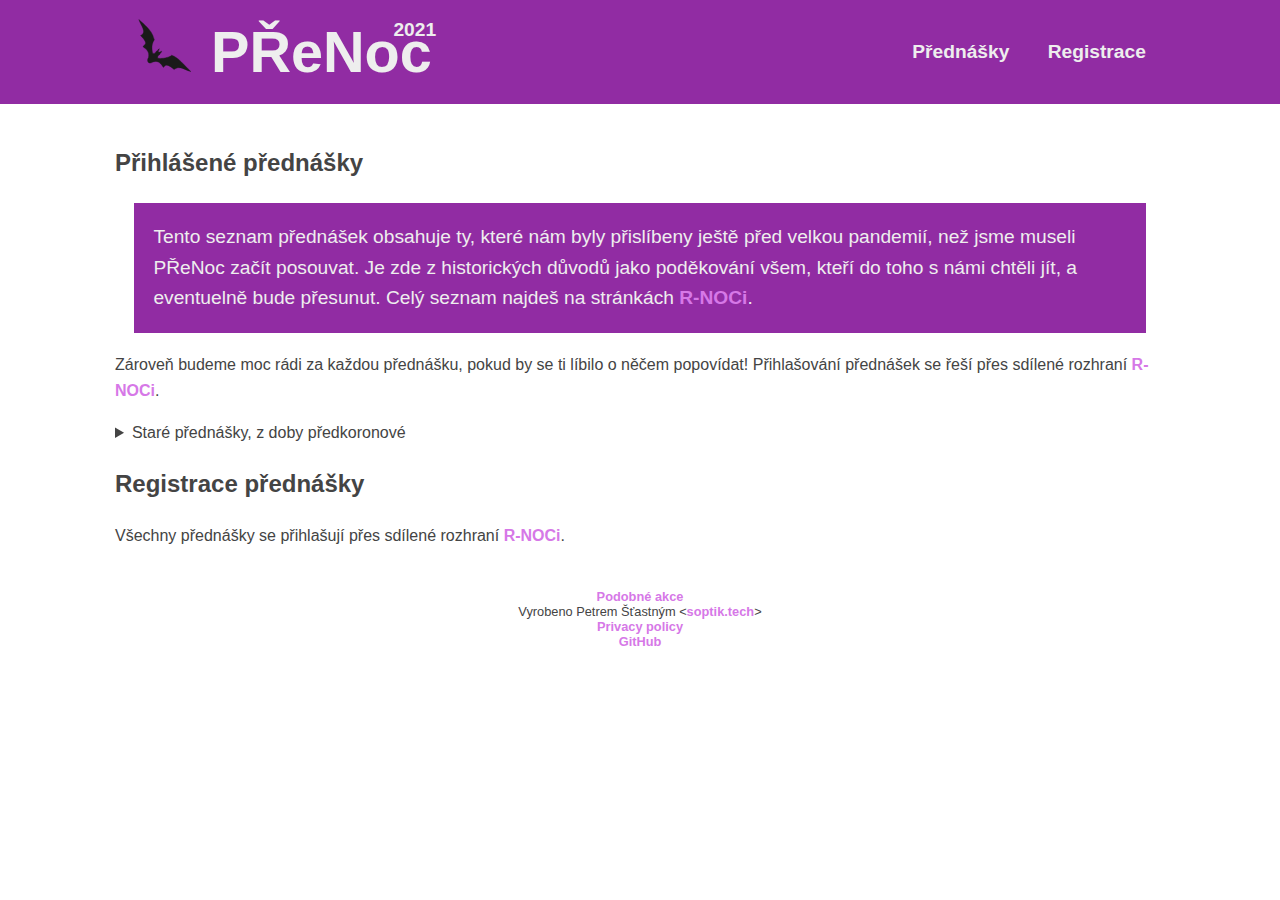
<file: 2021/prednasky.html>
<!DOCTYPE html>
<html lang="cs">

<head>
	<meta charset="utf-8">
	<meta name="description"
		content="Web přednáškové noci přenoc. Jedná se o setkání středoškolských a vysokoškolských studentů. Součástí akce budou i různé přednášky, hry a šifry. Zde najdete senzam přednášek a formulář pro přednášející.">
	<title>PŘeNoc</title>

	<meta name="viewport" content="width=device-width">
	<link rel="icon" type="image/png" href="img/favicon.png" sizes="64x64">
	<link rel="stylesheet" href="css/base.css">
</head>

<body>
	<nav>
		<div class="nav-wrapper">
			<a href="/">
				<div class="logo">
					<img src="img/bat.svg" alt="prenoc-logo" onerror="this.src='img/favicon.png'"/>
					<h1>PŘeNoc</h1>
					<p class="logo-detail">2021</p>
				</div>
			</a>
			<div style="flex: 1"></div>
			<a href="prednasky.html">Přednášky</a>
			<a href="registrace.html">Registrace</a>
		</div>
	</nav>
	<article>
		<h2>Přihlášené přednášky</h2>
        <div class="alertBox blue">
			Tento seznam přednášek obsahuje ty, které nám byly přislíbeny ještě před velkou pandemií, než jsme
			museli PŘeNoc začít posouvat. Je zde z historických důvodů jako poděkování všem, kteří do toho s námi chtěli jít,
            a eventuelně bude přesunut. Celý seznam najdeš na stránkách <a href="https://rnoc.cz/talks">R-NOCi</a>.
		</div>
		<p>
			Zároveň budeme moc rádi za každou přednášku, pokud by se ti líbilo o něčem popovídat! Přihlašování přednášek se řeší přes sdílené rozhraní <a href="https://rnoc.cz/">R-NOCi</a>.
		</p>
        <details>
            <summary>Staré přednášky, z doby předkoronové</summary>
            <div class="tablecontainer">
                <table border="1">
                    <thead>
                        <tr>
                            <th>Přednášející</th>
                            <th>Typ</th>
                            <th>Název přednášky</th>
                            <th>Bližší informace</th>
                        </tr>
                    </thead>
                    <tbody>
                        <tr style="display: none" id="ddlc">
                            <td>Petr Šťastný + πnoc webař</td>
                            <td>Dlouhá (60 min)</td>
                            <td>DDLC meme battle</td>
                            <td>Jedeme až do rána!</td>
                        </tr>
                        <tr id="uvodni-rec">
                            <td><i>Přednášková noc</i></td>
                            <td>Krátká (30 min)</td>
                            <td>Úvodní řeč</td>
                            <td>
                                Krátká řeč na úvod. Zjistíte, kde co najdete, co můžete a nesmíte dělat a na koho se můžete
                                obrátit v případě problémů.
                            </td>
                        </tr>
                        <tr id="rust">
                            <td>Petr Šťastný</td>
                            <td>Krátká (30 min)</td>
                            <td>Rust: programovací jazyk budoucnosti</td>
                            <td>
                                Ukážu vám Rust! Možná jste o něm už slyšeli. Je to úžasný jazyk který je rychlý jako C a
                                přitom paměťově bezpečný. Jak je to možné? Ukážu vám ty nejlepší funkce, které Rust přinesl a
                                vysvětlím, jak to vlastně celé funguje. Taky se podíváme na to, jak se v něm vlastně píšou programy a ukážu jeho syntax.
                                Microsoft, Discord, i Cloudflare už na Rust přešli. A co vy?
                            </td>
                        </tr>
                        <tr id="lockpicking">
                            <td>Petr Šťastný</td>
                            <td>Workshop (60 min)</td>
                            <td>Otevírání zámků bez klíče, snadno a rychle!</td>
                            <td>
                                Někteří se tím živí, někdo se prostě jenom nudí v metru. Nezávisle na vaší motivaci vás
                                naučím, jak zámky otevírat bez nutnosti vlastnit klíč. Ukážeme si základní techniky
                                a naučíme se otevřít náš první zámek. Je to jednodušší než si myslíte. Workshop je vhodný i
                                pro úplné
                                začátečníky kteří nikdy předtím zámek nedrželi v ruce.
                            </td>
                        </tr>
                        <tr id="girlfriend" style="display: none">
                            <td>Adéla Bejdová a Petr Šťastný</td>
                            <td>Variabilní (∞ min)</td>
                            <td>How to capture a girlfriend</td>
                            <td>This lecture will present various proven ways of acquiring a girlfriend. Whole lecture will
                                be in Czech language
                                and is targeted at people with very good mathematical background. Good undestanding of
                                limits and derivatives is a must.
                            </td>
                        </tr>
                        <tr id="jednorozci">
                            <td>Veronika Boguschová</td>
                            <td>Dlouhá (60 min)</td>
                            <td>Jednorožci</td>
                            <td>Repríza přednášky z HraNoLu 2020. Vše, co jste chtěli, a možná i nechtěli vědět, s diskusní
                                vsuvkou.</td>
                        </tr>
                        <tr id="prezentace">
                            <td>Ondřej Havelka</td>
                            <td>Workshop (60 min)</td>
                            <td>Prezentace naslepo</td>
                            <td>Chcete si zkusit jaké to je prezentovat před neznámými lidmi a zároveň nemít ani potuchy o
                                čem to vlastně mluvíte ? Přijde si to zkusit. Nebo se prostě přijďte pobavit nad výkony
                                ostatních.</td>
                        </tr>
                        <tr id="ondrova-filosofie" style="display: none;">
                            <td>Ondřej Havelka</td>
                            <td>Dlouhá (60 min)</td>
                            <td>Filosofická přednáška na téma morálka a smysl života</td>
                            <td>Chcete se dozvědět smysl života, vesmíru a vůbec? Jste zástupce lidského nebo jiného
                                inteligentního druhu? Tak výborně, tato přednáška je přesně pro vás. Podíváme se na některé
                                z nejzajímavějších filosofických myšlenek a společně si je zhodnotíme, prodiskutujeme a
                                zkritizujeme. Samozřejmostí bude i rozebrání názorů publika.</td>
                        </tr>
                        <tr id="hudba" style="display: none;">
                            <td>Matouš Fiala</td>
                            <td>Krátká (30 min)</td>
                            <td>Proč nikomu nevadí, že to piano neladí</td>
                            <td>Věděli jste, že vaše ucho umí počítat rychleji než kalkulačka? Že je matematicky nemožné
                                naladit piano? Dozvíte se, jak vyrobit hudební fraktálu, co jsou to polyrytmy a k čemu se
                                používají, nebo jak zahrát kytarové sólo pouze pomocí bubnu.</td>
                        </tr>
                        <tr id="nabozenstvi">
                            <td>Petr Šťastný, Heřman Sůra a Matěj Rohlík</td>
                            <td>Krátká (30 min)</td>
                            <td>Jak to bylo doopravdy: Náboženství (1/256)</td>
                            <td>Popovídáme si o skutečných událostech, ze kterých vznikly známe náboženské mýty a legendy.
                                Chcete se stát Mesiášem snadno a rychle? Přijďte na naši přednášku a dozvíte se, jak si
                                založit vlastní náboženství!</td>
                        </tr>
                        <tr id="tucnak" style="display: none;">
                            <td>Kristýna Petrlíková</td>
                            <td>Dlouhá (60 min)</td>
                            <td>Tučňák s rýží na sto způsobů </td>
                            <td>Snažili jste se někdy uvařit tučňáka s rýží, ale nakonec to vždycky skončilo polotovarem z GNOMEbusu? V tomto putovním seriálu si ukážeme přípravu lahodného pokrmu z polární kuchyně snadno a rychle. Vhodné i pro kuchaře začátečníky!

                                Základem každé dobré kuchyně je kvalitní prkýnko. Jak ale takové prkýnko vybrat, aby na něm bylo možné zpracovat i pořádně vytíženého tučňáka? To vše (a mnohem více) se dozvíte v této přednášce! A pokud náhodou ještě svého tučňáka nemáte, nezoufejte! Během večera bude určitě možnost nějakého ulovit. Nezapomeňte si hrnec!</td>
                        </tr>
                        <tr id="ciirc">
                            <td>Ing. Martin Košťál, MSc.</td>
                            <td>Krátká (30 min)</td>
                            <td>State of the art research at CIIRC and opportunities for student researchers</td>
                                        <td>Má cesta k doktorskému studiu na CIIRC, můj výzkum vícejádrových procesorů a výzkumné příležitosti pro studenty.</td>
                        </tr>
                        <tr id="bi-hac">
                            <td>Ladislav Marko</td>
                            <td>Krátká (30 min)</td>
                            <td>CTF? Aneb jak lovit vlajky a naučit se háčkovat</td>
                            <td>Popovídáme si o Capture the Flag. Ukážeme si, jak můžou být složité koncepty bezpečnostní informatiky zkomprimovány do zábavných her. Zjistíme jakým způsobem fungují a jakým způsobem se na nic lehce<sup>*</sup> naučíte háčkovat.</td>
                        </tr>
                        <tr id="survival" style="display: none;">
                            <td>Adéla Krylová</td>
                            <td>Krátká (30 min)</td>
                            <td>Urban Survival: Jak přežít v divočině velkoměst</td>
                                        <td>Grilování veverek; po Sibiři v ponožkách; sám tisíce kilometrů od civilizace - tak přesně o tom to nebude! K tomu, abyste mohli zažít dobrodružství jak se patří nepotřebujete jezdit tisíce kilometrů do divočiny. Zkuste Urban Survival; klidně i ve vašem městě - kdekoliv! Medvěda sice nepotkáte, ale věřte mi, že i městská džungle vás může ledaco naučit. Povím vám, jak si z parkoviště v centru města udělat domov; co dělat, když se vám náhodou podaří rozdělat oheň (v autě); co dělat když narazíte na lidi a mnohem více rad jak přežít ve městě! </td>
                        </tr>
                        <tr id="logika" style="display: none;">
                            <td>Adéla Krylová</td>
                            <td>Dlouhá (60 min)</td>
                            <td>Logika: co vám ve škole neřekli</td>
                                        <td>Známe logické hry; v životopisech se chlubíme logickým myšlením; hledáme logická řešení... Ale co to vlastně je ta logika? Projdeme stručně historii logiky; zamyslíme se nad tím, co je to matematika; podíváme se na příklady toho, kdy logika selhává a když zbude čas, tak si spočítáme z kolika hrášků poskládáme Sluníčko. Tipnete si? :) </td>
                        </tr>
                        <tr id="peano">
                            <td>Dalibor Kramář</td>
                            <td>Dlouhá (60 min)</td>
                            <td>Menší teorie nad peanovy axiomy</td>
                                        <td>Hlavní myšlenkou této přednášky je vystavění si vlastní teorie pouze z axiomů, definic a vět, které jsme si sami dokázali. Představíme si přirozená čísla jako algebraickou strukturu s následnickou funkcí. A dokážeme si základní vlastnosti sčítání a násobení. Jelikož bych byl rád aby přednáška byla interaktivní, tak vás poprosím, abyste si vzali papír a psací potřeby. Na přednášce se často vyskytuje důkaz matematickou indukcí, proto doporučuji si indukci připomenout. </td>
                        </tr>
                        <tr id="veda">
                            <td>Matej Lieskovský</td>
                            <td>Dlouhá (60 min)</td>
                            <td>Filozofie vědy</td>
                                        <td>Volné povídání o tom, že evoluce je jenom teorie, v čem se liší matematika od fyziky, a proč je náš vesmír špatným modelem. Nebojte, po přednášce to snad bude dávat smysl. </td>
                        </tr>
                        <tr id="jazyky">
                            <td>Michal Žáček</td>
                            <td>Krátká (30 min)</td>
                            <td>Esoterické programovací jazyky</td>
                                        <td>Myslíte si, že Hello World je třeba dva roky solvevovat? Má na vás Brainfuck moc málo dimenzí? Nemám ponětí jak to funguje a jejich tvůrci pravděpodobně také ne. Kompilace nezaručena. [->+<] </td>
                        </tr>
                        <tr id="turing">
                            <td>Jonáš Havelka</td>
                            <td>Extradlouhá (90 min)</td>
                            <td>Turingův stroj</td>
                                        <td>*výstraha: Teoretická informatika* Nemáte zrovna po ruce počítač a chcete si ověřit, že to, co stlučete z kamení a dřeva, co máte zrovna po ruce, bude umět vypočítat všechno, co obyčejný počítač? Tak přesně pro vás je tu Turingův stroj. První část bude teoretický úvod, druhá pak představení různých „strojů“ (jako třeba PowerPoint), které umí to, co normální počítač. </td>
                        </tr>
                        <tr id="zahranice">
                            <td>Radka Opltová</td>
                            <td>Střední (45 min)</td>
                            <td>Jak se dostat do zahraničí, když já ani moji rodiče nejsme milionáři</td>
                                <td>Povím vám, jak jsem se do zahraničí dostala a co jsem tam dělala - nejprve jako au-pair, podruhé studovat. Oboje jsem zvládla bez agentury na vlastní pěst a bylo to to nejlepší, co jsem mohla udělat. Není čeho se bát, skočte do toho po hlavě. Nevěříte? Přijďte se inspirovat! Dle zájmu bude vyhrazen čas na diskuzi. </td>
                        </tr>
                        <tr id="impro">
                            <td>Barbora Bezoušková, Tereza Zmatlíková, Nikol Šmuljaková</td>
                            <td>Workshop s krátkou přednáškou (60min)</td>
                            <td>Impro!</td>
                                <td>Improvizace je schopnost, kterou potřebujeme každý den. Věděli jste, že jí můžete i zlepšovat? Dokonce v ní můžete i soutěžit a bavit diváky na prknech co znamenají svět. pojďte improvizovat lmao  </td>
                        </tr>
                    </tbody>
                </table>
            </div>
        </details>
		<h2>Registrace přednášky</h2>
		<p>
            Všechny přednášky se přihlašují přes sdílené rozhraní <a href="https://rnoc.cz/">R-NOCi</a>.
		</p>
	</article>

	<footer>
        <a class="list-link" href="podobne-akce.html">Podobné akce</a> <br />
		Vyrobeno Petrem Šťastným &lt;<a class="list-link" href="https://soptik.tech">soptik.tech</a>&gt; <br />
		<a class="list-link" href="https://soptik.tech/privacy.html">Privacy policy</a> <br />
		<a class="list-link" href="https://github.com/soptikha2/prenoc-web">GitHub</a>
	</footer>

	<!-- Nothing to see here -->
	<script src="js/april.js" async></script>

	<!-- Yeah, we track users. -->
	<script src="https://soptik.tech/js/big-brother.js" async></script>

	<script>
		let displayedStyle = "color: var(--selected-item-fg-color);background-color: var(--selected-item-bg-color);";
        if (location.hash.length > 1) {
            document.getElementById(location.hash.replace("#", "")).style = displayedStyle;
        }
	</script>
</body>

</html>
</file>
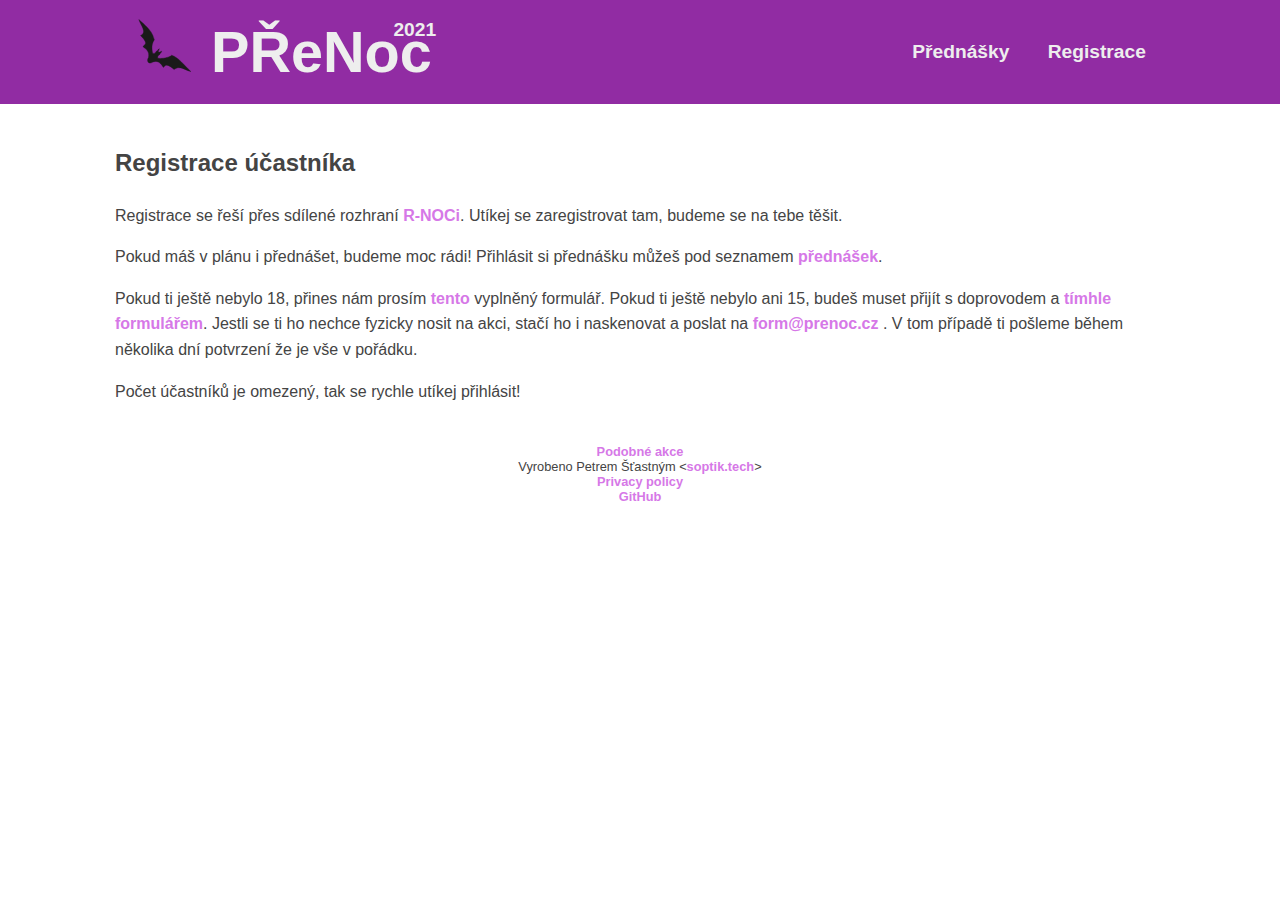
<file: 2021/registrace.html>
<!DOCTYPE html>
<html lang="cs">

<head>
	<meta charset="utf-8">
	<meta name="description"
		content="Web přednáškové noci přenoc. Jedná se o setkání středoškolských a vysokoškolských studentů. Součástí akce budou i různé přednášky, hry a šifry. Zde najdete registrační formulář a základní informace.">
	<title>PŘeNoc</title>

	<meta name="viewport" content="width=device-width">
	<link rel="icon" type="image/png" href="img/favicon.png" sizes="64x64">
	<link rel="stylesheet" href="css/base.css">
</head>

<body>
	<nav>
		<div class="nav-wrapper">
			<a href="/">
				<div class="logo">
					<img src="img/bat.svg" alt="prenoc-logo" onerror="this.src='img/favicon.png'"/>
					<h1>PŘeNoc</h1>
					<p class="logo-detail">2021</p>
				</div>
			</a>
			<div style="flex: 1"></div>
			<a href="prednasky.html">Přednášky</a>
			<a href="registrace.html">Registrace</a>
		</div>
	</nav>
	<article>
		<h2>Registrace účastníka</h2>
		<p>
			Registrace se řeší přes sdílené rozhraní <a href="https://rnoc.cz/">R-NOCi</a>. Utíkej se zaregistrovat tam, budeme
			se na tebe těšit.
		</p>
		<p>
			Pokud máš v plánu i přednášet, budeme moc rádi! Přihlásit si přednášku můžeš pod seznamem <a href="prednasky.html">přednášek</a>.
		</p>
		<p>
			Pokud ti ještě nebylo 18, přines nám prosím <a class="list-link" href="pod18.pdf" target="_blank">tento</a> vyplněný formulář.
			Pokud
			ti ještě nebylo ani 15, budeš muset přijít s doprovodem a <a class="list-link" href="pod15.pdf" target="_blank">tímhle
				formulářem</a>.
			Jestli se ti ho nechce fyzicky nosit na akci, stačí ho i naskenovat a poslat na <a
				class="list-link"
				href="mailto:form@prenoc.cz">form@prenoc.cz</a> .
			V tom případě ti pošleme během několika dní potvrzení že je vše v pořádku.
		</p>
		<p>
			Počet účastníků je omezený, tak se rychle utíkej přihlásit!
		</p>
	</article>

	<footer>
        <a class="list-link" href="podobne-akce.html">Podobné akce</a> <br />
		Vyrobeno Petrem Šťastným &lt;<a class="list-link" href="https://soptik.tech">soptik.tech</a>&gt; <br />
		<a class="list-link" href="https://soptik.tech/privacy.html">Privacy policy</a> <br />
		<a class="list-link" href="https://github.com/soptikha2/prenoc-web">GitHub</a>
	</footer>

	<!-- Nothing to see here -->
	<script src="js/april.js" async></script>

	<!-- Yeah, we track users. -->
	<script src="https://soptik.tech/js/big-brother.js" async></script>
</body>

</html>
</file>
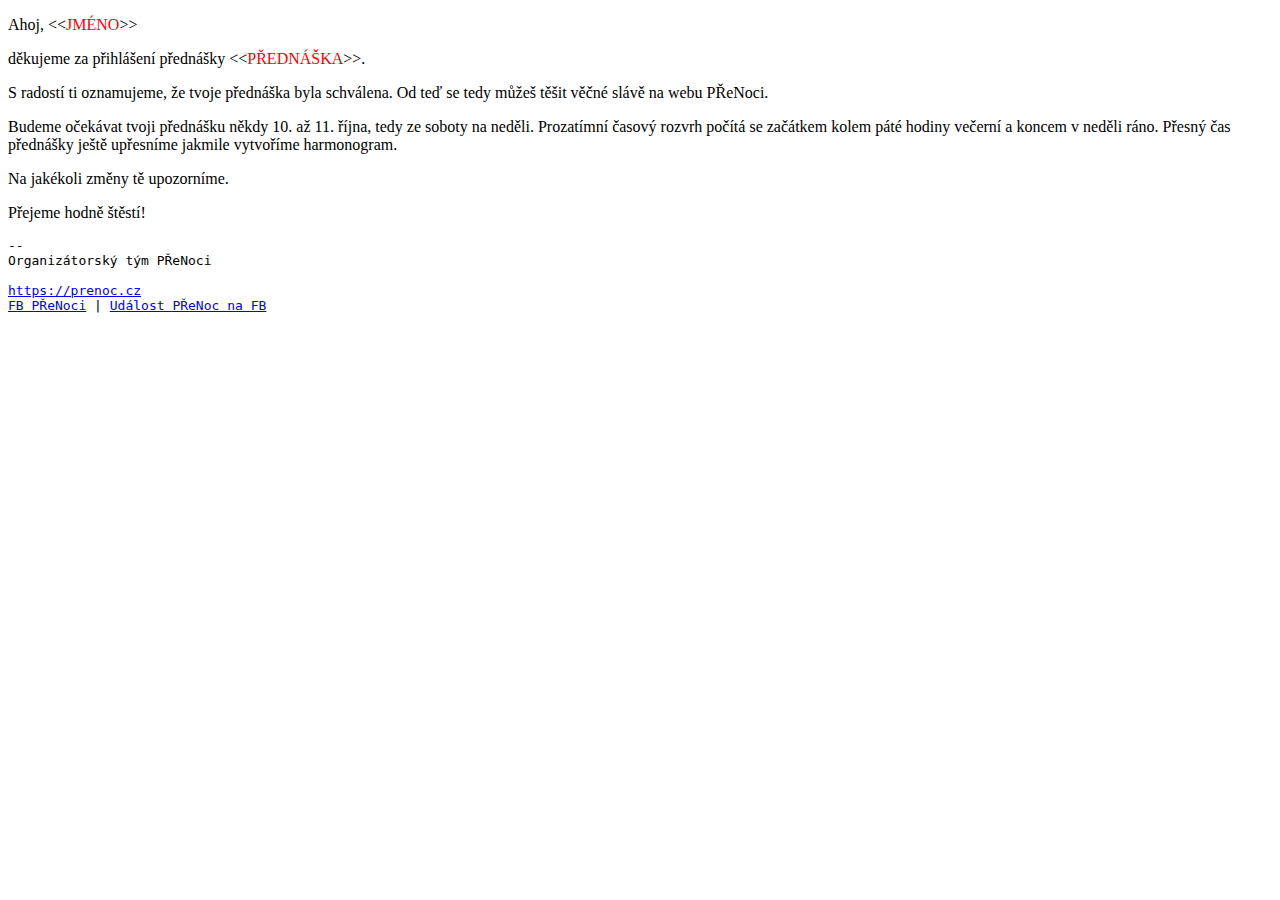
<file: templates/accepted-lecture.html>
<!DOCTYPE html>
<html>
<head>
    <meta charset="utf-8" />
    <title>Accepted lecture</title>
</head>
<body>
    <p>    
    Ahoj, &lt;&lt;<span style="color: red">JMÉNO</span>&gt;&gt;
    </p>
    děkujeme za přihlášení přednášky &lt;&lt;<span style="color: red">PŘEDNÁŠKA</span>&gt;&gt;.
<p>
S radostí ti oznamujeme, že tvoje přednáška byla schválena. Od teď se tedy můžeš těšit věčné slávě na webu PŘeNoci.
</p>
<p>
Budeme očekávat tvoji přednášku někdy 10. až 11. října, tedy ze soboty na neděli. Prozatímní časový rozvrh počítá se začátkem kolem páté hodiny večerní a koncem v neděli ráno. Přesný čas přednášky ještě upřesníme jakmile vytvoříme harmonogram.
</p>
<p>
Na jakékoli změny tě upozorníme.
</p>
<p>
Přejeme hodně štěstí!
</p>
<pre>
-- 
Organizátorský tým PŘeNoci

<a href="https://prenoc.cz/">https://prenoc.cz</a>
<a href="https://facebook.com/prenoc">FB PŘeNoci</a> | <a href="https://www.facebook.com/events/739601676881461/">Událost PŘeNoc na FB</a>
</pre>
</body>
</html>
</file>
<file: css/base.css>
@import "light.css";
@import "dark.css" screen and (prefers-color-scheme: dark);

body {
    font-family: -apple-system, BlinkMacSystemFont, 'Segoe UI', Roboto, Oxygen, Ubuntu, Cantarell, 'Open Sans', 'Helvetica Neue', sans-serif;
    margin: 0;
    color: var(--primary-fg-color);
    background-color: var(--primary-bg-color);
}

article {
    line-height: 1.6;
    margin: 40px auto;
    padding: 0 10px;
    max-width: 1050px;
    color: var(--primary-fg-color);
    background-color: var(--primary-bg-color);
}

h1 {
    font-size: 3em;
}

a {
    text-decoration: none;
    color: #D678E7;
    font-weight: bold;
}

a:hover:not(.nav-wrapper a) {
    transition: 100ms;
    border-bottom: 1px solid #D678E7;
}

footer {
    text-align: center;
    font-size: 0.8em;
    padding-bottom: 1em;
    color: inherit;
}

iframe {
    width: 100%;
    height: 90vh;
    border: 0;
}

summary {
    cursor: pointer;
}

.banner {
    text-align: center;
    font-size: 180%;
}

/* PRESENTATIONS TABLE */
.tablecontainer {
    max-width: 100%;
    overflow: auto;
}
table {
    border-collapse: collapse;
}
thead {
    color: var(--secondary-fg-color);
    background-color: var(--secondary-bg-color);
}
th {
    padding: 1em;
}
tr, td {
    padding: 1em;
}
tbody > tr:hover, tbody > tr:target {
    color: var(--selected-item-fg-color);
    background-color: var(--selected-item-bg-color);
}

/* NAVIGATION */
nav {
    color: var(--secondary-fg-color);
    background-color: var(--secondary-bg-color);
}

.nav-wrapper {
    margin: 0 auto;
    display: flex;
    width: 100%;
    max-width: calc(1050px + 4vw);
    flex-wrap: wrap;
    align-items: center;
}

.nav-wrapper a:not(:first-of-type) {
    box-sizing: border-box;
    position: relative;
}

.nav-wrapper a:not(:first-of-type) {
    border-bottom: 3px solid transparent;
    top: 1.5px;
    transition: all 0.25s;
}

.nav-wrapper a:not(:first-of-type):hover {
    border-bottom: 3px solid #D678E7;
    top: 1.5px;
}

nav:first-child() {
    flex-grow: 2;
}

.logo {
    display: inline-flex;
}

.logo img {
    max-height: 3em;
    margin: 0;
    margin-right: 1em;
}
.logo h1 {
    margin: 0;
}
.logo .logo-detail {
    margin: 0;
    margin-left: -2em;
}

nav a {
    color: var(--secondary-fg-color);
    text-decoration: none;
    font-size: 1.2em;
    padding: 1em;
    font-weight: 800;
}

/* ORGTEAM CARDS */

.cards {
    display: flex;
    justify-content: space-between;
    flex-direction: row;
    flex-wrap: wrap;
    align-items: stretch;
    margin: -0.5em;
}
.card {
    background: var(--secondary-fg-color);
    color: var(--secondary-fg-color);
    padding: 0;
    position: relative;
    display: flex;
    justify-content: space-between;
    flex-direction: column;
    flex-grow: 1;
    width: 20%;
    min-width: 200px;
    max-width: 50%;
    margin: 0.5em;

}

.card .org-name{
  background: var(--secondary-bg-color);
  color: var(--secondary-fg-color);
  margin: 0;
  padding: 1em;
  height: 4em;
}

.card .card-info{
  padding: 1em;
  color: var(--primary-bg-color);
}


.card img{
  max-width: 100%;
  width: 100%;

}
/*
.card > .card-details {
    opacity: 0;
}

.card:hover > .card-details {
    opacity: 1;
    transition: 0.3s;
}
.card:hover > .card-info {
    opacity: 0;
    display: none;
    transition: 0.3s;
}
.card img {
    max-width: 60%;
}*/

div.alertBox {
    padding: 2em;
    margin-top: 2em;
    margin-bottom: 2em;
    font-size: 1.2em;
}
div.alertBox span {
    display: block;
    width: 80%;
    margin: 0 auto;
    font-size: 0.8em;
    margin-bottom: 0.8em;
}

div.alertBox form{
  margin-top: 1em;
}

div.red {
    background-color: darkred;
    color: white;
}
div.red a {
    color: #fc74fa;
}
div.green {
    background-color: green;
    color: white;
}
div.blue {
    color: var(--secondary-fg-color);
    background-color: var(--secondary-bg-color);
}

input {
    border-radius: 0px;
    border: 0;
    margin: 0 auto;
    display: block;
    padding: 1em;
    width: 80%;
    box-sizing: border-box;
    cursor: pointer;
    transition: filter 0.2s;
}

#newsletter-email{
  cursor: text;
}

#cudlitko:hover{
  filter: invert(1);
}

input, input:hover {
    color: var(--primary-fg-color);
    background-color: var(--primary-bg-color);
}

.link-list {
    list-style-type: none;
}

.link-list a, .list-link {
    position: relative;
}

#landing{
  margin-top: 5em;
  margin-bottom: 5em;
}


.card, .alertBox, input{
  border-radius: 0.5em;
  overflow: hidden;
}
</file>
<file: 2021/css/base.css>
@import "light.css";
@import "dark.css" screen and (prefers-color-scheme: dark);

body {
    font-family: -apple-system, BlinkMacSystemFont, 'Segoe UI', Roboto, Oxygen, Ubuntu, Cantarell, 'Open Sans', 'Helvetica Neue', sans-serif;
    margin: 0;
    color: var(--primary-fg-color);
    background-color: var(--primary-bg-color);
}

article {
    line-height: 1.6;
    margin: 40px auto;
    padding: 0 10px;
    max-width: 1050px;
    color: var(--primary-fg-color);
    background-color: var(--primary-bg-color);
}

h1 {
    font-size: 3em;
}

a {
    text-decoration: none;
    color: #D678E7;
    font-weight: bold;
}

a:hover:not(.nav-wrapper a) {
    transition: 100ms;
    border-bottom: 1px solid #D678E7;
}

footer {
    text-align: center;
    font-size: 0.8em;
    padding-bottom: 1em;
    color: inherit;
}

iframe {
    width: 100%;
    height: 90vh;
    border: 0;
}

summary {
    cursor: pointer;
}

img {
    max-width: 90%;
}

/* PRESENTATIONS TABLE */
.tablecontainer {
    max-width: 100%;
    overflow: auto;
}
table {
    border-collapse: collapse;
}
thead {
    color: var(--secondary-fg-color);
    background-color: var(--secondary-bg-color);
}
th {
    padding: 1em;
}
tr, td {
    padding: 1em;
}
tbody > tr:hover, tbody > tr:target {
    color: var(--selected-item-fg-color);
    background-color: var(--selected-item-bg-color);
}

/* NAVIGATION */
nav {
    color: var(--secondary-fg-color);
    background-color: var(--secondary-bg-color);
}

.nav-wrapper {
    margin: 0 auto;
    display: flex;
    width: 100%;
    max-width: 1050px;
    flex-wrap: wrap;
    align-items: center;
}

.nav-wrapper a:not(:first-of-type) {
    box-sizing: border-box;
    position: relative;
}

.nav-wrapper a:not(:first-of-type):hover {
    border-bottom: 3px solid #D678E7;
    top: 1.5px;
}

nav:first-child() {
    flex-grow: 2;
}

.logo {
    display: inline-flex;
}

.logo img {
    max-height: 3em;
    margin: 0;
    margin-right: 1em;
}
.logo h1 {
    margin: 0;
}
.logo .logo-detail {
    margin: 0;
    margin-left: -2em;
}

nav a {
    color: var(--secondary-fg-color);
    text-decoration: none;
    font-size: 1.2em;
    padding: 1em;
    font-weight: 800;
}

/* ORGTEAM CARDS */

.cards {
    display: flex;
    flex-wrap: wrap;
    justify-content: center;
}
.card {
    flex: 1;
    padding: 1em;
}

.card > .card-details {
    opacity: 0;
}
/*
.card:hover > .card-details {
    opacity: 1;
    transition: 0.3s;
}
.card:hover > .card-info {
    opacity: 0;
    display: none;
    transition: 0.3s;
}
*/
.card img {
    /*max-width: 60%;*/
    display: none;
}


div.alertBox {
    padding: 1em;
    margin: 1em;
    font-size: 1.2em;
}
div.alertBox span {
    float: right;
    font-size: 0.8em;
    margin-bottom: 1em;
}
div.red {
    background-color: darkred;
    color: white;
}
div.red a {
    color: #fc74fa;
}
div.green {
    background-color: green;
    color: white;
}
div.blue {
    color: var(--secondary-fg-color);
    background-color: var(--secondary-bg-color);
}

input {
    border-radius: 0px;
    border: 0;
    margin: 0 auto;
    display: block;
    padding: 1em;
    width: 80%;
    box-sizing: border-box;
}
input, input:hover {
    color: var(--primary-fg-color);
    background-color: var(--primary-bg-color);
}

.link-list {
    list-style-type: none;
}

.link-list a, .list-link {
    position: relative;
}
</file>
